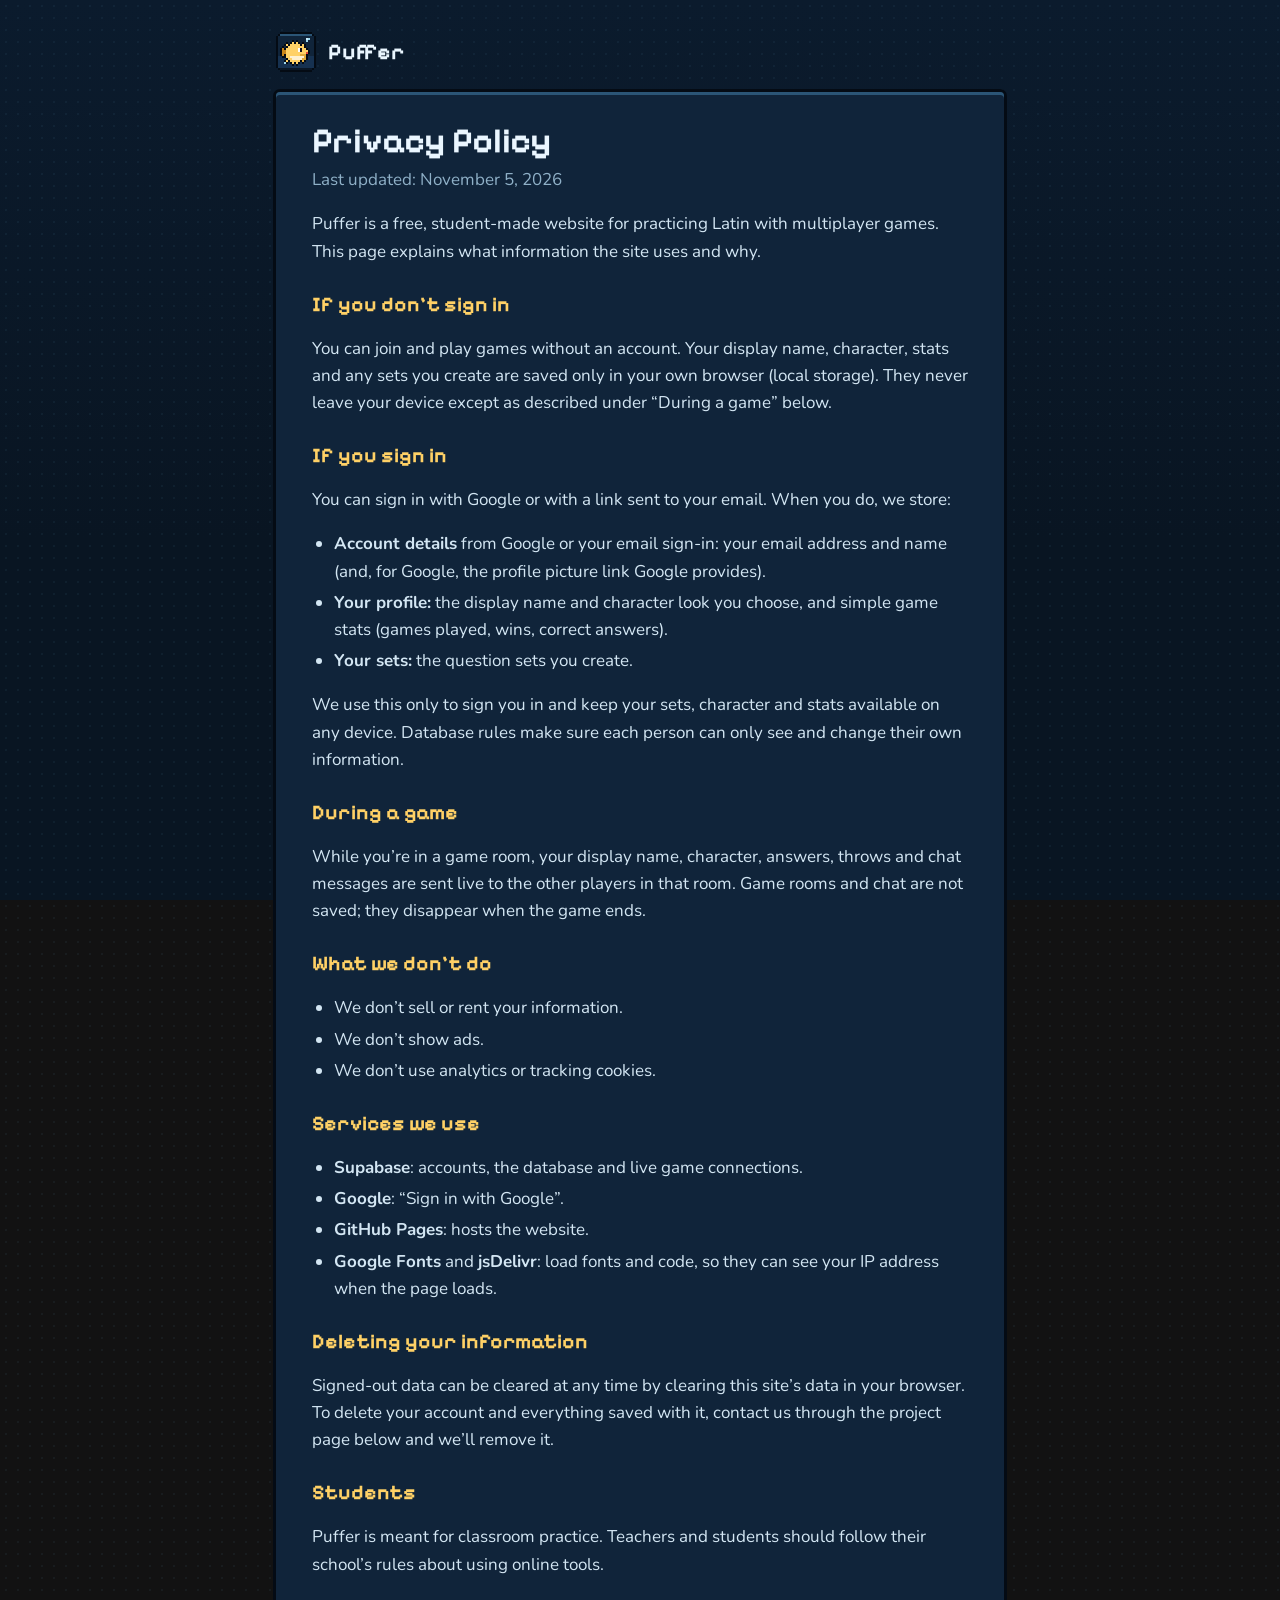
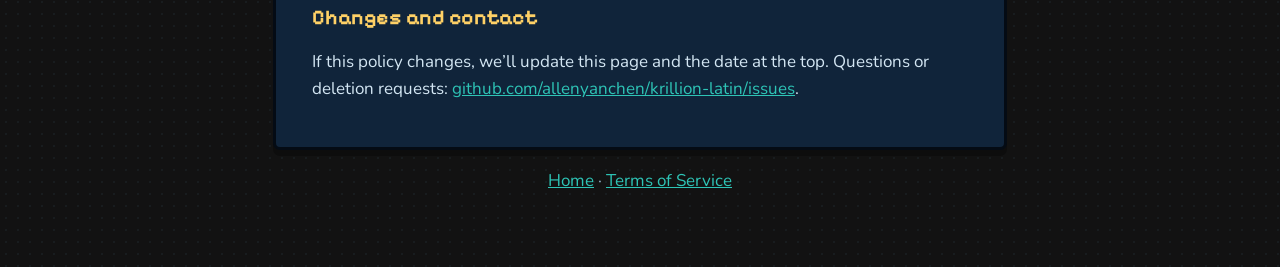
<file: privacy.html>
<!doctype html>
<html lang="en">
<head>
  <meta charset="utf-8">
  <meta name="viewport" content="width=device-width, initial-scale=1">
  <title>Privacy Policy · Puffer</title>
  <link rel="icon" type="image/png" href="assets/favicon-64.png">
  <link rel="preconnect" href="https://fonts.googleapis.com">
  <link rel="preconnect" href="https://fonts.gstatic.com" crossorigin>
  <link href="https://fonts.googleapis.com/css2?family=Nunito:wght@500;600;700;800&family=Pixelify+Sans:wght@500;600;700&display=swap" rel="stylesheet">
  <link rel="stylesheet" href="legal.css">
</head>
<body>
  <main class="legal">
    <a class="legal-brand" href="./"><img src="assets/logo-120.png" alt="" width="40" height="40">Puffer</a>
    <article class="legal-card">
      <h1>Privacy Policy</h1>
      <p class="updated">Last updated: November 5, 2026</p>

      <p>Puffer is a free, student-made website for practicing Latin with multiplayer games. This page explains what information the site uses and why.</p>

      <h2>If you don’t sign in</h2>
      <p>You can join and play games without an account. Your display name, character, stats and any sets you create are saved only in your own browser (local storage). They never leave your device except as described under “During a game” below.</p>

      <h2>If you sign in</h2>
      <p>You can sign in with Google or with a link sent to your email. When you do, we store:</p>
      <ul>
        <li><b>Account details</b> from Google or your email sign-in: your email address and name (and, for Google, the profile picture link Google provides).</li>
        <li><b>Your profile:</b> the display name and character look you choose, and simple game stats (games played, wins, correct answers).</li>
        <li><b>Your sets:</b> the question sets you create.</li>
      </ul>
      <p>We use this only to sign you in and keep your sets, character and stats available on any device. Database rules make sure each person can only see and change their own information.</p>

      <h2>During a game</h2>
      <p>While you’re in a game room, your display name, character, answers, throws and chat messages are sent live to the other players in that room. Game rooms and chat are not saved; they disappear when the game ends.</p>

      <h2>What we don’t do</h2>
      <ul>
        <li>We don’t sell or rent your information.</li>
        <li>We don’t show ads.</li>
        <li>We don’t use analytics or tracking cookies.</li>
      </ul>

      <h2>Services we use</h2>
      <ul>
        <li><b>Supabase</b>: accounts, the database and live game connections.</li>
        <li><b>Google</b>: “Sign in with Google”.</li>
        <li><b>GitHub Pages</b>: hosts the website.</li>
        <li><b>Google Fonts</b> and <b>jsDelivr</b>: load fonts and code, so they can see your IP address when the page loads.</li>
      </ul>

      <h2>Deleting your information</h2>
      <p>Signed-out data can be cleared at any time by clearing this site’s data in your browser. To delete your account and everything saved with it, contact us through the project page below and we’ll remove it.</p>

      <h2>Students</h2>
      <p>Puffer is meant for classroom practice. Teachers and students should follow their school’s rules about using online tools.</p>

      <h2>Changes and contact</h2>
      <p>If this policy changes, we’ll update this page and the date at the top. Questions or deletion requests: <a href="https://github.com/allenyanchen/krillion-latin/issues">github.com/allenyanchen/krillion-latin/issues</a>.</p>
    </article>
    <p class="legal-links"><a href="./">Home</a> · <a href="terms.html">Terms of Service</a></p>
  </main>
</body>
</html>
</file>
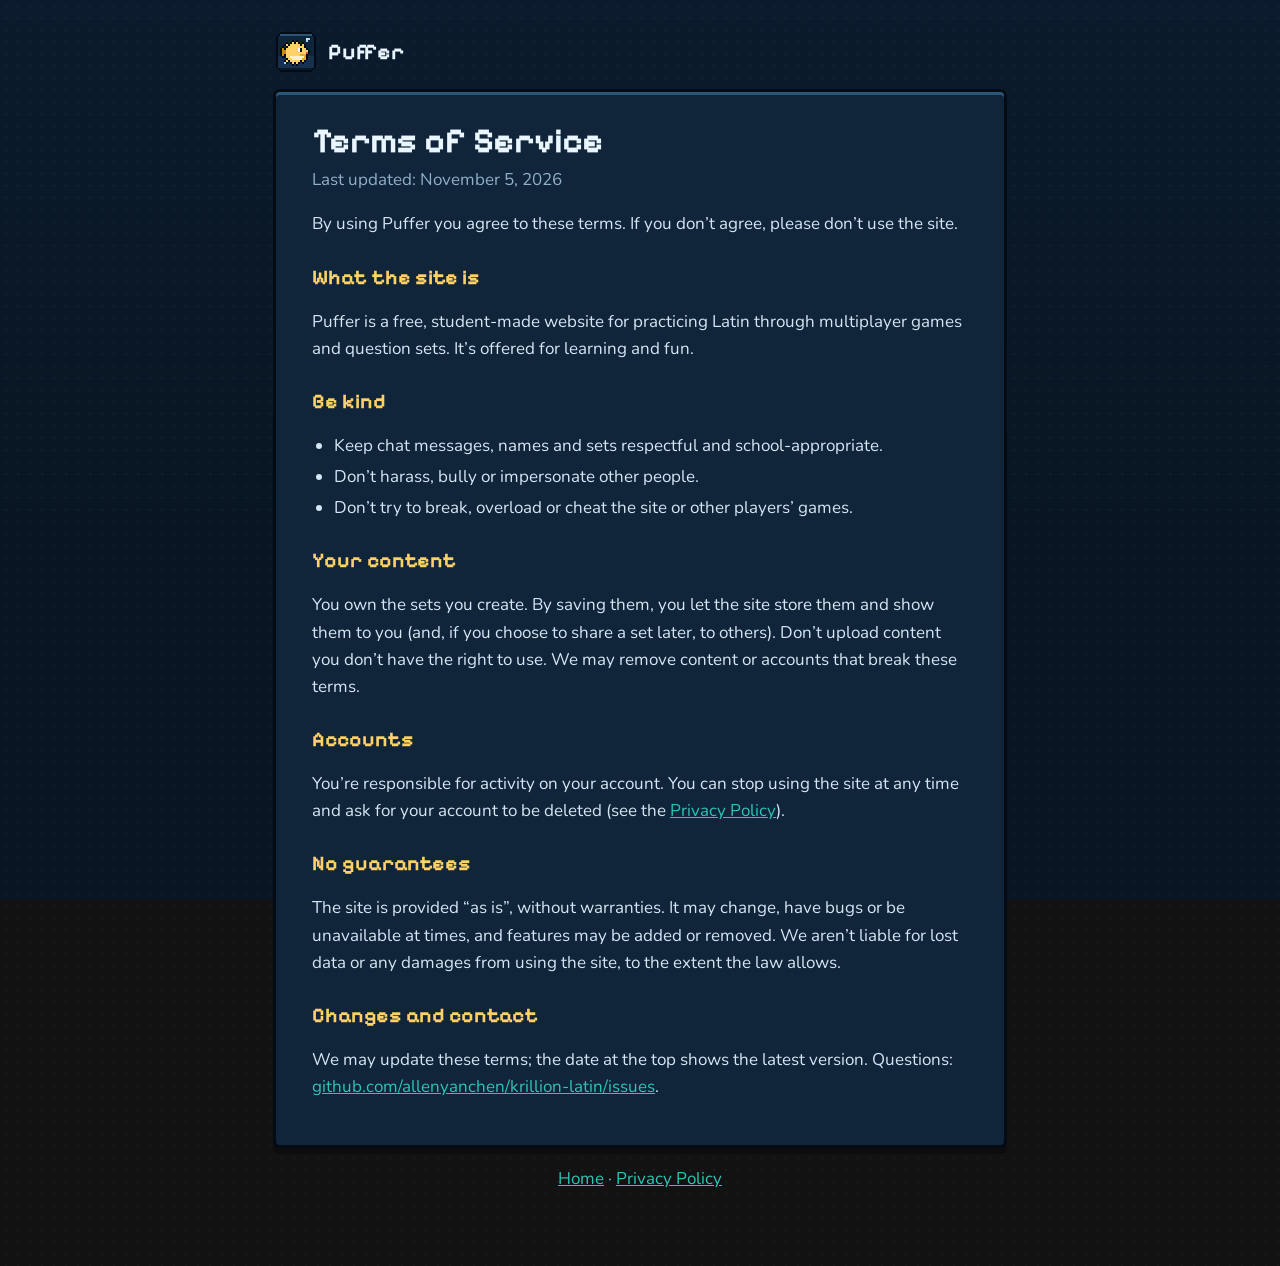
<file: terms.html>
<!doctype html>
<html lang="en">
<head>
  <meta charset="utf-8">
  <meta name="viewport" content="width=device-width, initial-scale=1">
  <title>Terms of Service · Puffer</title>
  <link rel="icon" type="image/png" href="assets/favicon-64.png">
  <link rel="preconnect" href="https://fonts.googleapis.com">
  <link rel="preconnect" href="https://fonts.gstatic.com" crossorigin>
  <link href="https://fonts.googleapis.com/css2?family=Nunito:wght@500;600;700;800&family=Pixelify+Sans:wght@500;600;700&display=swap" rel="stylesheet">
  <link rel="stylesheet" href="legal.css">
</head>
<body>
  <main class="legal">
    <a class="legal-brand" href="./"><img src="assets/logo-120.png" alt="" width="40" height="40">Puffer</a>
    <article class="legal-card">
      <h1>Terms of Service</h1>
      <p class="updated">Last updated: November 5, 2026</p>

      <p>By using Puffer you agree to these terms. If you don’t agree, please don’t use the site.</p>

      <h2>What the site is</h2>
      <p>Puffer is a free, student-made website for practicing Latin through multiplayer games and question sets. It’s offered for learning and fun.</p>

      <h2>Be kind</h2>
      <ul>
        <li>Keep chat messages, names and sets respectful and school-appropriate.</li>
        <li>Don’t harass, bully or impersonate other people.</li>
        <li>Don’t try to break, overload or cheat the site or other players’ games.</li>
      </ul>

      <h2>Your content</h2>
      <p>You own the sets you create. By saving them, you let the site store them and show them to you (and, if you choose to share a set later, to others). Don’t upload content you don’t have the right to use. We may remove content or accounts that break these terms.</p>

      <h2>Accounts</h2>
      <p>You’re responsible for activity on your account. You can stop using the site at any time and ask for your account to be deleted (see the <a href="privacy.html">Privacy Policy</a>).</p>

      <h2>No guarantees</h2>
      <p>The site is provided “as is”, without warranties. It may change, have bugs or be unavailable at times, and features may be added or removed. We aren’t liable for lost data or any damages from using the site, to the extent the law allows.</p>

      <h2>Changes and contact</h2>
      <p>We may update these terms; the date at the top shows the latest version. Questions: <a href="https://github.com/allenyanchen/krillion-latin/issues">github.com/allenyanchen/krillion-latin/issues</a>.</p>
    </article>
    <p class="legal-links"><a href="./">Home</a> · <a href="privacy.html">Privacy Policy</a></p>
  </main>
</body>
</html>
</file>
<file: legal.css>
:root { --bg: #091522; --panel: #10243a; --line: #234561; --edge: #040b14; --hi: #2b5576; --ink: #eaf6ff; --muted: #8fb0c7; --accent: #ffb238; --teal: #2ec4b6; color-scheme: dark; }
* { box-sizing: border-box; }
html, body { margin: 0; }
body {
  background: radial-gradient(rgba(120, 190, 230, .06) 1px, transparent 1.5px) 0 0 / 12px 12px, linear-gradient(180deg, #0b1b2d, var(--bg) 60%) fixed;
  color: var(--ink); font-family: 'Nunito', system-ui, sans-serif; font-size: 17px; line-height: 1.6;
}
.legal { max-width: 760px; margin: 0 auto; padding: 32px 16px 56px; }
.legal-brand { display: inline-flex; align-items: center; gap: 12px; color: var(--ink); text-decoration: none; font-family: 'Pixelify Sans', sans-serif; font-weight: 700; font-size: 1.4rem; margin-bottom: 20px; }
.legal-brand img { image-rendering: pixelated; }
.legal-card { background: var(--panel); padding: 28px clamp(18px, 4vw, 36px); border-radius: 4px; box-shadow: 0 0 0 3px var(--edge), inset 0 3px 0 var(--hi), 0 6px 0 3px rgba(0, 0, 0, .3); }
h1, h2 { font-family: 'Pixelify Sans', sans-serif; line-height: 1.2; }
h1 { margin: 0 0 4px; font-size: 2.2rem; }
h2 { margin: 28px 0 8px; font-size: 1.3rem; color: #ffd166; }
.updated { color: var(--muted); margin-top: 0; }
p, li { color: #d3e6f3; }
ul { padding-left: 1.3em; }
li { margin: 4px 0; }
a { color: var(--teal); }
.legal-links { text-align: center; color: var(--muted); margin-top: 20px; }
</file>
